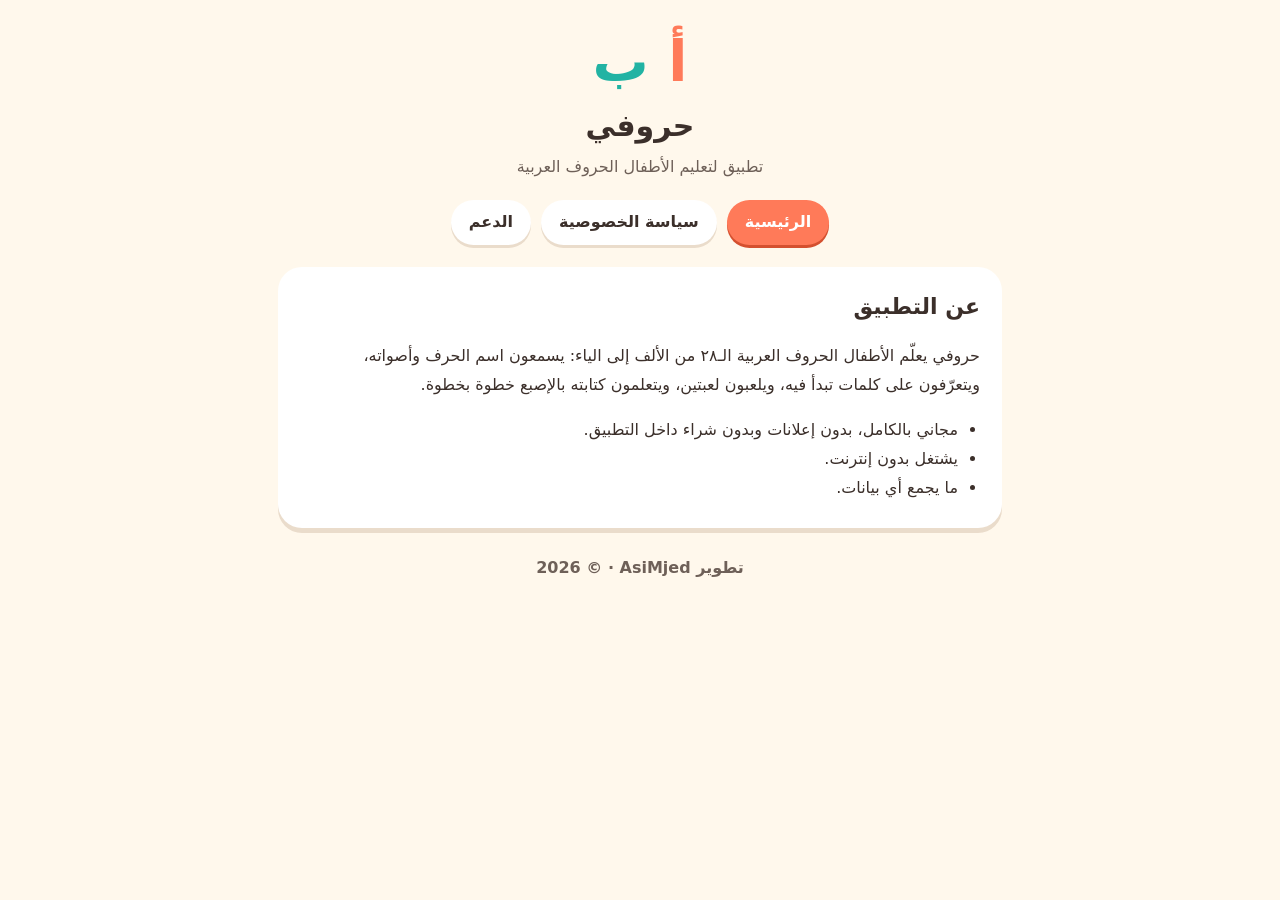
<file: index.html>
<!DOCTYPE html><html lang="ar" dir="rtl"><head><meta charset="utf-8"><meta name="viewport" content="width=device-width, initial-scale=1"><title>حروفي — تعليم الحروف للأطفال</title><link rel="stylesheet" href="style.css"></head><body><div class="wrap">
<header><div class="logo"><span class="a">أ</span> <span class="b">ب</span></div><h1>حروفي</h1><p class="sub">تطبيق لتعليم الأطفال الحروف العربية</p></header><nav><a href="./" aria-current=page>الرئيسية</a><a href="privacy.html" >سياسة الخصوصية</a><a href="support.html" >الدعم</a></nav>
<div class="card"><h2>عن التطبيق</h2>
<p>حروفي يعلّم الأطفال الحروف العربية الـ٢٨ من الألف إلى الياء: يسمعون اسم الحرف وأصواته، ويتعرّفون على كلمات تبدأ فيه، ويلعبون لعبتين، ويتعلمون كتابته بالإصبع خطوة بخطوة.</p>
<ul><li>مجاني بالكامل، بدون إعلانات وبدون شراء داخل التطبيق.</li><li>يشتغل بدون إنترنت.</li><li>ما يجمع أي بيانات.</li></ul></div>
<footer>تطوير <b dir="ltr">AsiMjed</b> · © 2026</footer></div></body></html>
</file>
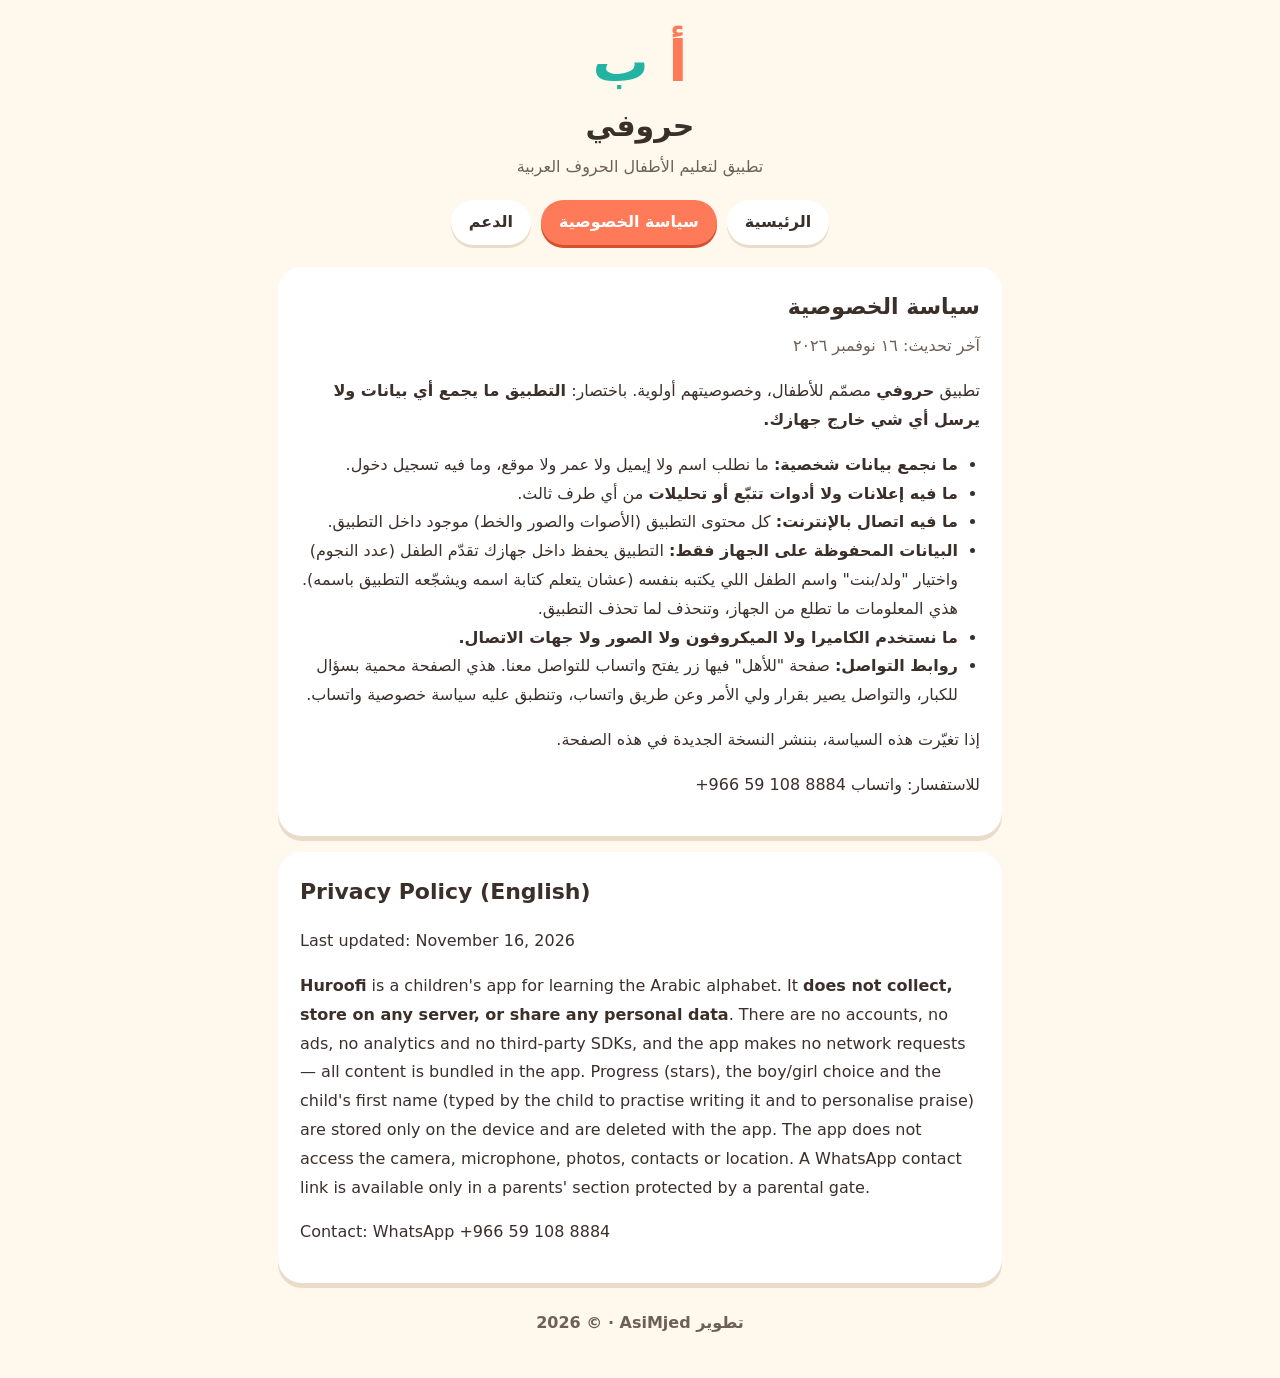
<file: privacy.html>
<!DOCTYPE html><html lang="ar" dir="rtl"><head><meta charset="utf-8"><meta name="viewport" content="width=device-width, initial-scale=1"><title>سياسة الخصوصية — حروفي</title><link rel="stylesheet" href="style.css"></head><body><div class="wrap">
<header><div class="logo"><span class="a">أ</span> <span class="b">ب</span></div><h1>حروفي</h1><p class="sub">تطبيق لتعليم الأطفال الحروف العربية</p></header><nav><a href="./" >الرئيسية</a><a href="privacy.html" aria-current=page>سياسة الخصوصية</a><a href="support.html" >الدعم</a></nav>
<div class="card"><h2>سياسة الخصوصية</h2><p class="sub">آخر تحديث: ١٦ نوفمبر ٢٠٢٦</p>
<p>تطبيق <b>حروفي</b> مصمّم للأطفال، وخصوصيتهم أولوية. باختصار: <b>التطبيق ما يجمع أي بيانات ولا يرسل أي شي خارج جهازك.</b></p>
<ul>
<li><b>ما نجمع بيانات شخصية:</b> ما نطلب اسم ولا إيميل ولا عمر ولا موقع، وما فيه تسجيل دخول.</li>
<li><b>ما فيه إعلانات ولا أدوات تتبّع أو تحليلات</b> من أي طرف ثالث.</li>
<li><b>ما فيه اتصال بالإنترنت:</b> كل محتوى التطبيق (الأصوات والصور والخط) موجود داخل التطبيق.</li>
<li><b>البيانات المحفوظة على الجهاز فقط:</b> التطبيق يحفظ داخل جهازك تقدّم الطفل (عدد النجوم) واختيار "ولد/بنت" واسم الطفل اللي يكتبه بنفسه (عشان يتعلم كتابة اسمه ويشجّعه التطبيق باسمه). هذي المعلومات ما تطلع من الجهاز، وتنحذف لما تحذف التطبيق.</li>
<li><b>ما نستخدم الكاميرا ولا الميكروفون ولا الصور ولا جهات الاتصال.</b></li>
<li><b>روابط التواصل:</b> صفحة "للأهل" فيها زر يفتح واتساب للتواصل معنا. هذي الصفحة محمية بسؤال للكبار، والتواصل يصير بقرار ولي الأمر وعن طريق واتساب، وتنطبق عليه سياسة خصوصية واتساب.</li>
</ul>
<p>إذا تغيّرت هذه السياسة، بننشر النسخة الجديدة في هذه الصفحة.</p>
<p>للاستفسار: واتساب <span dir="ltr">+966 59 108 8884</span></p></div>
<div class="card en"><h2>Privacy Policy (English)</h2><p>Last updated: November 16, 2026</p>
<p><b>Huroofi</b> is a children's app for learning the Arabic alphabet. It <b>does not collect, store on any server, or share any personal data</b>. There are no accounts, no ads, no analytics and no third-party SDKs, and the app makes no network requests — all content is bundled in the app. Progress (stars), the boy/girl choice and the child's first name (typed by the child to practise writing it and to personalise praise) are stored only on the device and are deleted with the app. The app does not access the camera, microphone, photos, contacts or location. A WhatsApp contact link is available only in a parents' section protected by a parental gate.</p>
<p>Contact: WhatsApp <span>+966 59 108 8884</span></p></div>
<footer>تطوير <b dir="ltr">AsiMjed</b> · © 2026</footer></div></body></html>
</file>
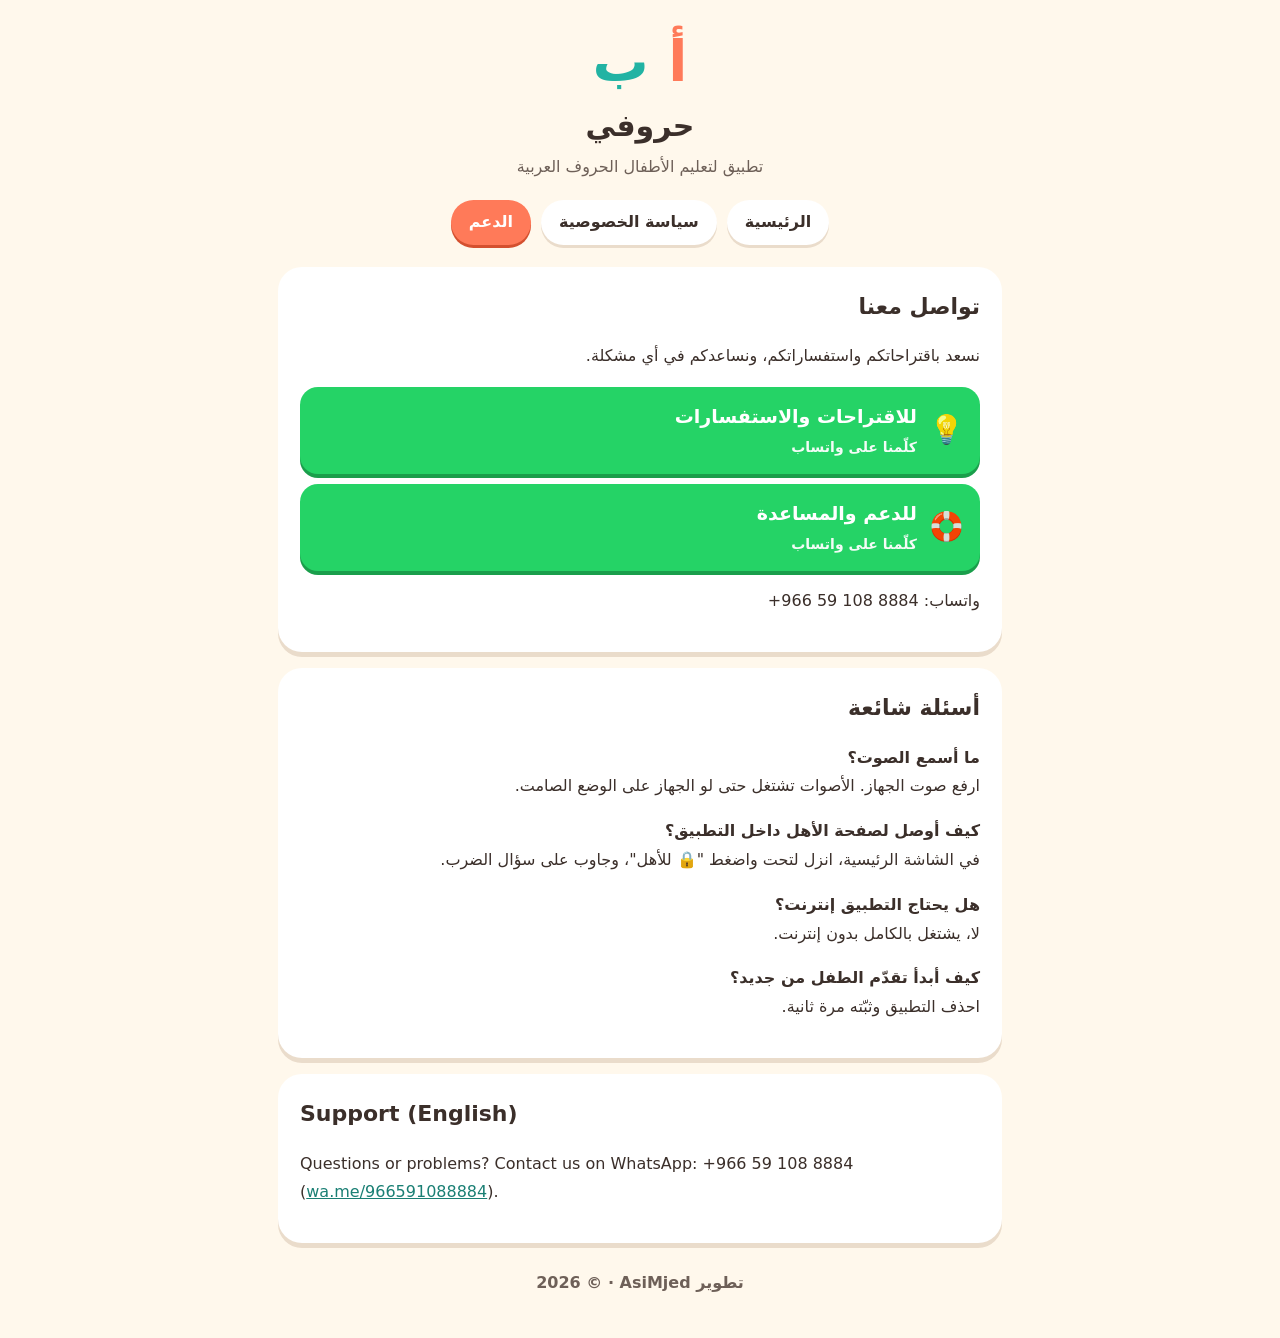
<file: support.html>
<!DOCTYPE html><html lang="ar" dir="rtl"><head><meta charset="utf-8"><meta name="viewport" content="width=device-width, initial-scale=1"><title>الدعم — حروفي</title><link rel="stylesheet" href="style.css"></head><body><div class="wrap">
<header><div class="logo"><span class="a">أ</span> <span class="b">ب</span></div><h1>حروفي</h1><p class="sub">تطبيق لتعليم الأطفال الحروف العربية</p></header><nav><a href="./" >الرئيسية</a><a href="privacy.html" >سياسة الخصوصية</a><a href="support.html" aria-current=page>الدعم</a></nav>
<div class="card"><h2>تواصل معنا</h2><p>نسعد باقتراحاتكم واستفساراتكم، ونساعدكم في أي مشكلة.</p>
<a class="wa" href="https://wa.me/966591088884?text=%D8%A7%D9%84%D8%B3%D9%84%D8%A7%D9%85%20%D8%B9%D9%84%D9%8A%D9%83%D9%85%D8%8C%20%D8%B9%D9%86%D8%AF%D9%8A%20%D8%A7%D9%82%D8%AA%D8%B1%D8%A7%D8%AD%20%D8%B9%D9%86%20%D8%AA%D8%B7%D8%A8%D9%8A%D9%82%20%D8%AD%D8%B1%D9%88%D9%81%D9%8A"><span class="i">💡</span><div><b>للاقتراحات والاستفسارات</b><span>كلّمنا على واتساب</span></div></a>
<a class="wa" href="https://wa.me/966591088884?text=%D8%A7%D9%84%D8%B3%D9%84%D8%A7%D9%85%20%D8%B9%D9%84%D9%8A%D9%83%D9%85%D8%8C%20%D8%A3%D8%AD%D8%AA%D8%A7%D8%AC%20%D9%85%D8%B3%D8%A7%D8%B9%D8%AF%D8%A9%20%D9%81%D9%8A%20%D8%AA%D8%B7%D8%A8%D9%8A%D9%82%20%D8%AD%D8%B1%D9%88%D9%81%D9%8A"><span class="i">🛟</span><div><b>للدعم والمساعدة</b><span>كلّمنا على واتساب</span></div></a>
<p>واتساب: <span dir="ltr">+966 59 108 8884</span></p></div>
<div class="card"><h2>أسئلة شائعة</h2>
<p><b>ما أسمع الصوت؟</b><br>ارفع صوت الجهاز. الأصوات تشتغل حتى لو الجهاز على الوضع الصامت.</p>
<p><b>كيف أوصل لصفحة الأهل داخل التطبيق؟</b><br>في الشاشة الرئيسية، انزل لتحت واضغط "🔒 للأهل"، وجاوب على سؤال الضرب.</p>
<p><b>هل يحتاج التطبيق إنترنت؟</b><br>لا، يشتغل بالكامل بدون إنترنت.</p>
<p><b>كيف أبدأ تقدّم الطفل من جديد؟</b><br>احذف التطبيق وثبّته مرة ثانية.</p></div>
<div class="card en"><h2>Support (English)</h2><p>Questions or problems? Contact us on WhatsApp: +966 59 108 8884 (<a href="https://wa.me/966591088884">wa.me/966591088884</a>).</p></div>
<footer>تطوير <b dir="ltr">AsiMjed</b> · © 2026</footer></div></body></html>
</file>
<file: style.css>
:root{--bg:#FFF8EC;--ink:#3B2F2A;--muted:#6E6058;--card:#fff;--line:#EADCCB;--c:#FF7A59;--t:#22B3A3}
*{box-sizing:border-box}
body{margin:0;background:var(--bg);color:var(--ink);font-family:"Baloo Bhaijaan 2",system-ui,-apple-system,"Segoe UI",Tahoma,sans-serif;line-height:1.8}
.wrap{max-width:760px;margin:0 auto;padding:28px 18px 40px}
header{text-align:center;margin-bottom:18px}
.logo{font-size:56px;font-weight:800;line-height:1.2}.logo .a{color:var(--c)}.logo .b{color:var(--t)}
h1{margin:4px 0 0;font-size:30px}
.sub{color:var(--muted);margin:0}
nav{display:flex;gap:10px;justify-content:center;flex-wrap:wrap;margin:16px 0 22px}
nav a{background:#fff;border-radius:999px;padding:8px 18px;text-decoration:none;color:var(--ink);font-weight:700;box-shadow:0 3px 0 var(--line)}
nav a[aria-current]{background:var(--c);color:#fff;box-shadow:0 3px 0 #D4502F}
.card{background:var(--card);border-radius:24px;padding:20px 22px;box-shadow:0 5px 0 var(--line);margin-bottom:16px}
h2{font-size:22px;margin:0 0 6px}
ul{padding-inline-start:22px;margin:6px 0}
.wa{display:flex;align-items:center;gap:12px;background:#25D366;color:#fff;text-decoration:none;border-radius:18px;padding:12px 16px;margin-top:10px;font-weight:700;box-shadow:0 4px 0 #1A9E4B}
.wa b{display:block;font-size:19px}.wa span{font-size:14px;opacity:.95}.wa .i{font-size:28px}
.en{direction:ltr;text-align:left}
footer{text-align:center;color:var(--muted);margin-top:26px;font-weight:700}
a{color:#1A7F74}
</file>
